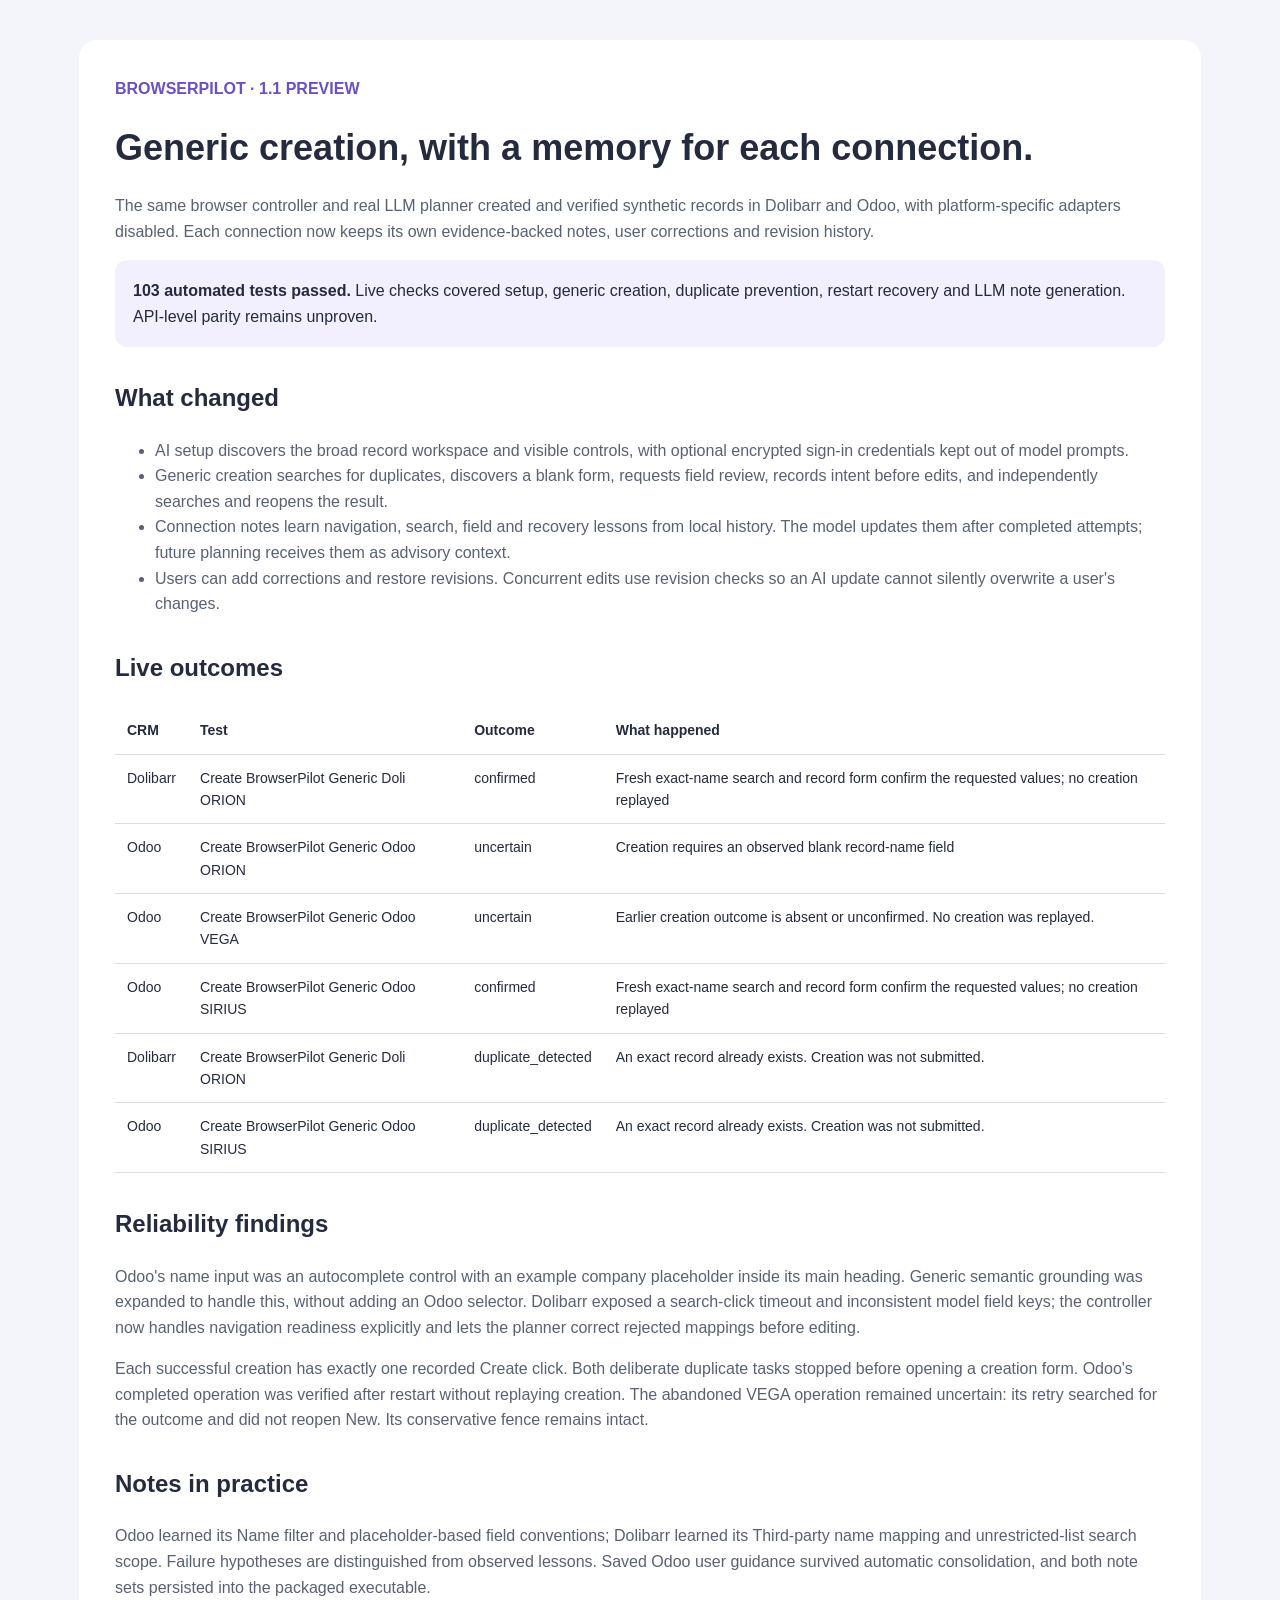
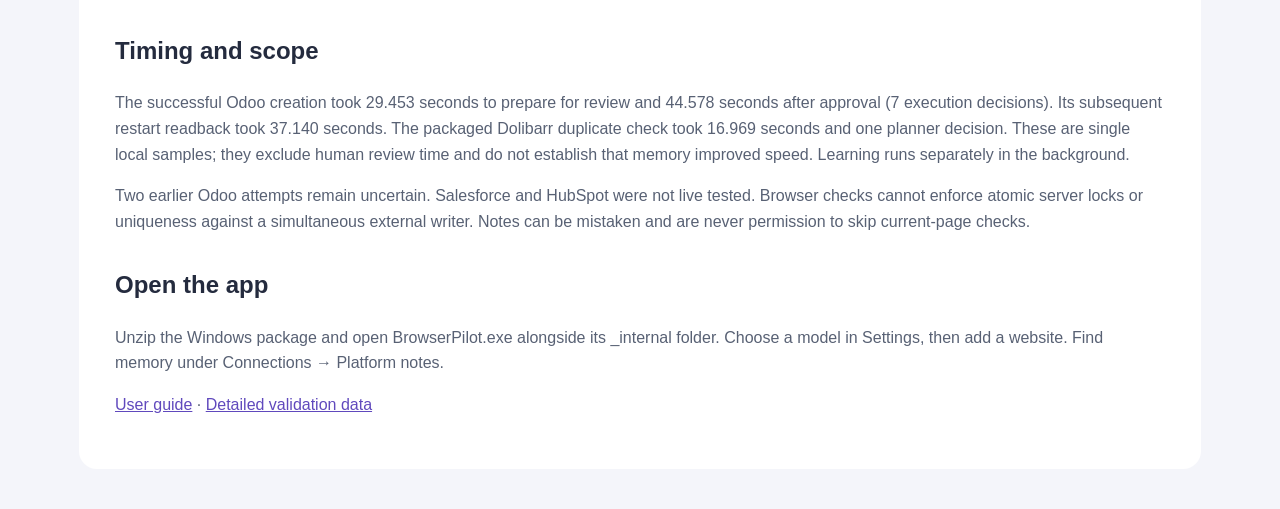
<file: REPORT_v1.1.html>
<!doctype html><html lang="en"><meta charset="utf-8"><meta name="viewport" content="width=device-width"><title>BrowserPilot 1.1 — validation</title><style>body{font:16px/1.6 Segoe UI,Arial;background:#f4f5fa;color:#242b3e;margin:0}main{max-width:1050px;margin:40px auto;padding:36px;background:white;border-radius:18px}h1{font-size:36px;line-height:1.2}h2{margin-top:32px}p,li{color:#586174}table{border-collapse:collapse;width:100%;font-size:14px}td,th{padding:12px;border-bottom:1px solid #ddd;text-align:left;vertical-align:top}.tag{color:#6a50c3;font-weight:700}.callout{padding:18px;background:#f2effe;border-radius:12px}a{color:#6049bd}</style><main><div class="tag">BROWSERPILOT · 1.1 PREVIEW</div><h1>Generic creation, with a memory for each connection.</h1><p>The same browser controller and real LLM planner created and verified synthetic records in Dolibarr and Odoo, with platform-specific adapters disabled. Each connection now keeps its own evidence-backed notes, user corrections and revision history.</p><div class="callout"><strong>103 automated tests passed.</strong> Live checks covered setup, generic creation, duplicate prevention, restart recovery and LLM note generation. API-level parity remains unproven.</div><h2>What changed</h2><ul><li>AI setup discovers the broad record workspace and visible controls, with optional encrypted sign-in credentials kept out of model prompts.</li><li>Generic creation searches for duplicates, discovers a blank form, requests field review, records intent before edits, and independently searches and reopens the result.</li><li>Connection notes learn navigation, search, field and recovery lessons from local history. The model updates them after completed attempts; future planning receives them as advisory context.</li><li>Users can add corrections and restore revisions. Concurrent edits use revision checks so an AI update cannot silently overwrite a user's changes.</li></ul><h2>Live outcomes</h2><table><tr><th>CRM</th><th>Test</th><th>Outcome</th><th>What happened</th></tr><tr><td>Dolibarr</td><td>Create BrowserPilot Generic Doli ORION</td><td>confirmed</td><td>Fresh exact-name search and record form confirm the requested values; no creation replayed</td></tr><tr><td>Odoo</td><td>Create BrowserPilot Generic Odoo ORION</td><td>uncertain</td><td>Creation requires an observed blank record-name field</td></tr><tr><td>Odoo</td><td>Create BrowserPilot Generic Odoo VEGA</td><td>uncertain</td><td>Earlier creation outcome is absent or unconfirmed. No creation was replayed.</td></tr><tr><td>Odoo</td><td>Create BrowserPilot Generic Odoo SIRIUS</td><td>confirmed</td><td>Fresh exact-name search and record form confirm the requested values; no creation replayed</td></tr><tr><td>Dolibarr</td><td>Create BrowserPilot Generic Doli ORION</td><td>duplicate_detected</td><td>An exact record already exists. Creation was not submitted.</td></tr><tr><td>Odoo</td><td>Create BrowserPilot Generic Odoo SIRIUS</td><td>duplicate_detected</td><td>An exact record already exists. Creation was not submitted.</td></tr></table><h2>Reliability findings</h2><p>Odoo's name input was an autocomplete control with an example company placeholder inside its main heading. Generic semantic grounding was expanded to handle this, without adding an Odoo selector. Dolibarr exposed a search-click timeout and inconsistent model field keys; the controller now handles navigation readiness explicitly and lets the planner correct rejected mappings before editing.</p><p>Each successful creation has exactly one recorded Create click. Both deliberate duplicate tasks stopped before opening a creation form. Odoo's completed operation was verified after restart without replaying creation. The abandoned VEGA operation remained uncertain: its retry searched for the outcome and did not reopen New. Its conservative fence remains intact.</p><h2>Notes in practice</h2><p>Odoo learned its Name filter and placeholder-based field conventions; Dolibarr learned its Third-party name mapping and unrestricted-list search scope. Failure hypotheses are distinguished from observed lessons. Saved Odoo user guidance survived automatic consolidation, and both note sets persisted into the packaged executable.</p><h2>Timing and scope</h2><p>The successful Odoo creation took 29.453 seconds to prepare for review and 44.578 seconds after approval (7 execution decisions). Its subsequent restart readback took 37.140 seconds. The packaged Dolibarr duplicate check took 16.969 seconds and one planner decision. These are single local samples; they exclude human review time and do not establish that memory improved speed. Learning runs separately in the background.</p><p>Two earlier Odoo attempts remain uncertain. Salesforce and HubSpot were not live tested. Browser checks cannot enforce atomic server locks or uniqueness against a simultaneous external writer. Notes can be mistaken and are never permission to skip current-page checks.</p><h2>Open the app</h2><p>Unzip the Windows package and open BrowserPilot.exe alongside its _internal folder. Choose a model in Settings, then add a website. Find memory under Connections → Platform notes.</p><p><a href="START_HERE.html">User guide</a> · <a href="VALIDATION_v1.1.json">Detailed validation data</a></p></main></html>
</file>
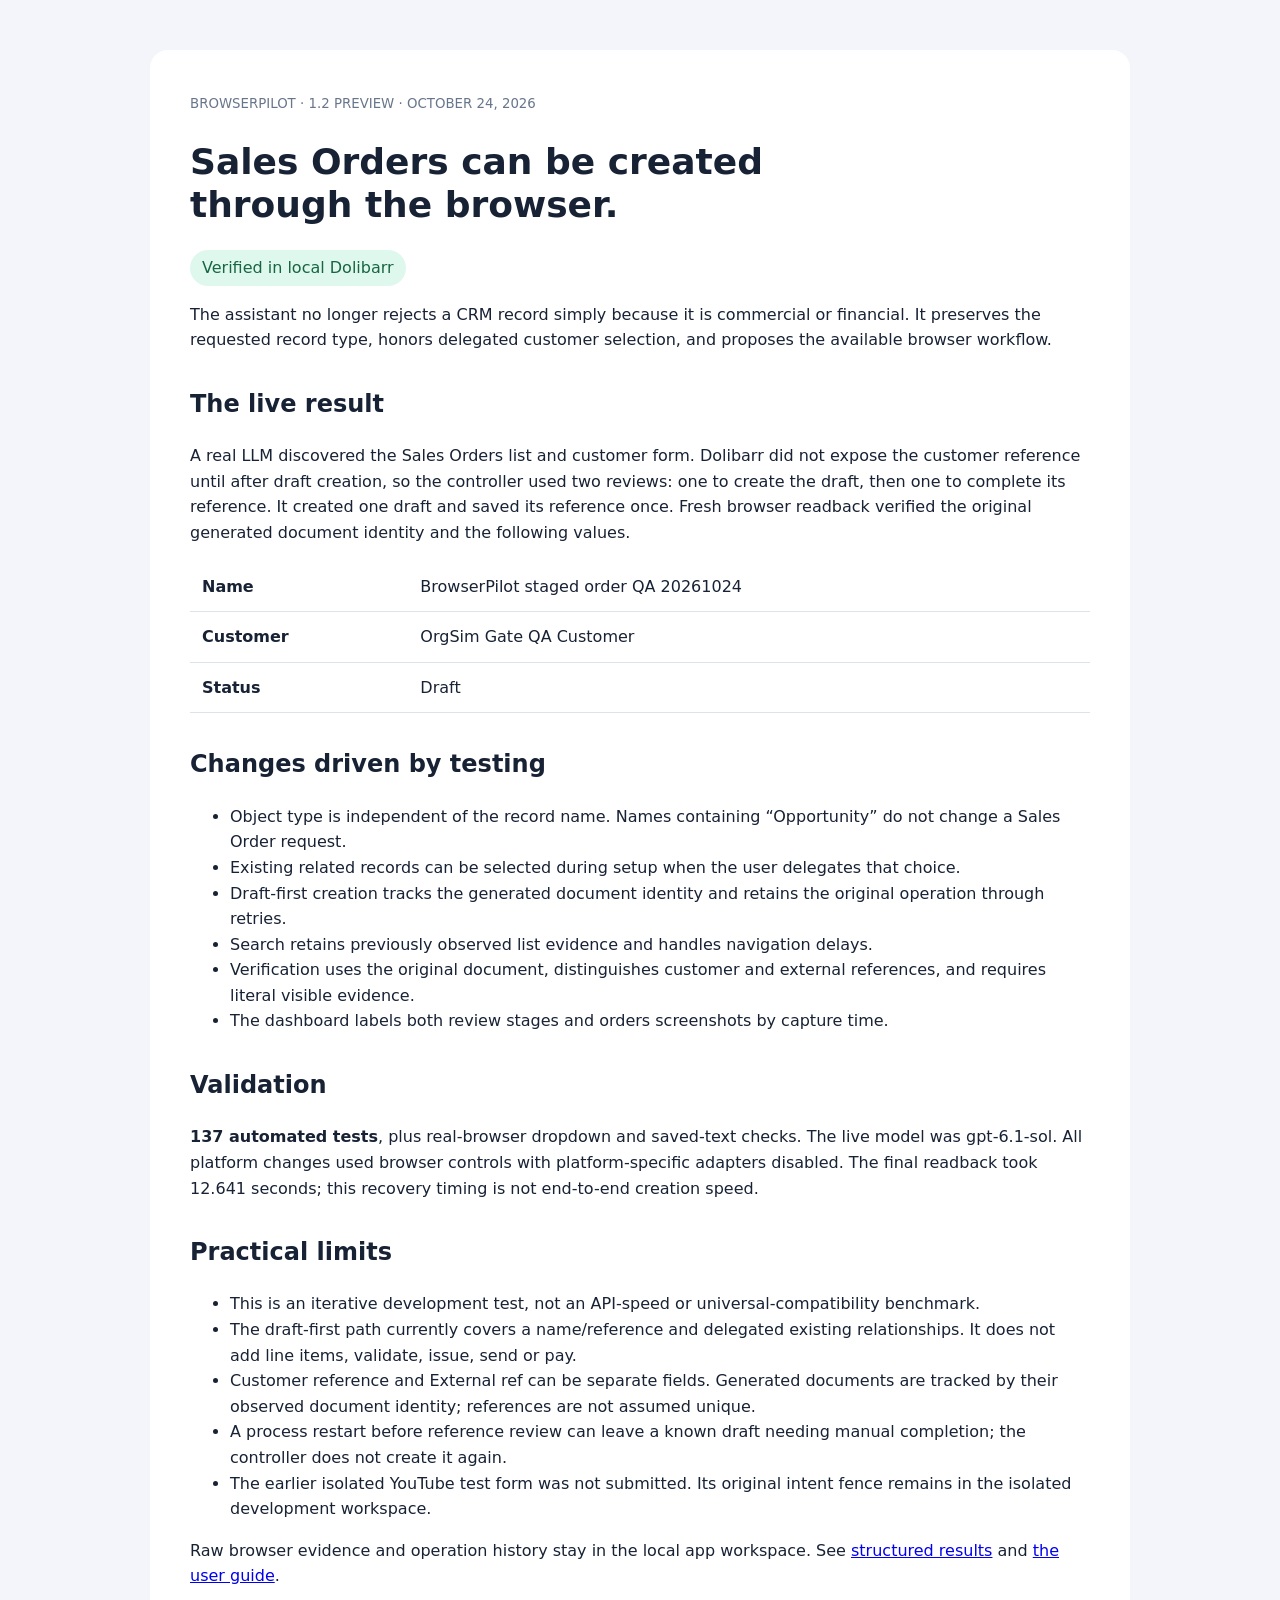
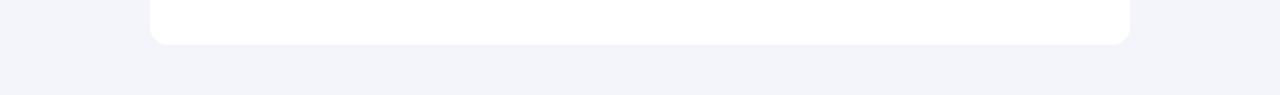
<file: REPORT_v1.2.html>
<!doctype html><html lang="en"><meta charset="utf-8"><meta name="viewport" content="width=device-width,initial-scale=1"><title>BrowserPilot 1.2 validation</title><style>body{font:16px/1.6 system-ui;background:#f4f5fa;color:#182235;margin:0}main{max-width:900px;margin:50px auto;padding:40px;background:white;border-radius:18px}h1{font-size:36px;line-height:1.2}h2{margin-top:32px}small{color:#68768b}table{border-collapse:collapse;width:100%}td,th{padding:12px;text-align:left;border-bottom:1px solid #dde3ec}.ok{display:inline-block;background:#dff8ed;color:#176543;padding:5px 12px;border-radius:20px}code{background:#f4f5fa;padding:3px}</style><main><small>BROWSERPILOT · 1.2 PREVIEW · OCTOBER 24, 2026</small><h1>Sales Orders can be created<br>through the browser.</h1><span class="ok">Verified in local Dolibarr</span><p>The assistant no longer rejects a CRM record simply because it is commercial or financial. It preserves the requested record type, honors delegated customer selection, and proposes the available browser workflow.</p><h2>The live result</h2><p>A real LLM discovered the Sales Orders list and customer form. Dolibarr did not expose the customer reference until after draft creation, so the controller used two reviews: one to create the draft, then one to complete its reference. It created one draft and saved its reference once. Fresh browser readback verified the original generated document identity and the following values.</p><table><tr><th>Name</th><td>BrowserPilot staged order QA 20261024</td></tr><tr><th>Customer</th><td>OrgSim Gate QA Customer</td></tr><tr><th>Status</th><td>Draft</td></tr></table><h2>Changes driven by testing</h2><ul><li>Object type is independent of the record name. Names containing “Opportunity” do not change a Sales Order request.</li><li>Existing related records can be selected during setup when the user delegates that choice.</li><li>Draft-first creation tracks the generated document identity and retains the original operation through retries.</li><li>Search retains previously observed list evidence and handles navigation delays.</li><li>Verification uses the original document, distinguishes customer and external references, and requires literal visible evidence.</li><li>The dashboard labels both review stages and orders screenshots by capture time.</li></ul><h2>Validation</h2><p><strong>137 automated tests</strong>, plus real-browser dropdown and saved-text checks. The live model was gpt-6.1-sol. All platform changes used browser controls with platform-specific adapters disabled. The final readback took 12.641 seconds; this recovery timing is not end-to-end creation speed.</p><h2>Practical limits</h2><ul><li>This is an iterative development test, not an API-speed or universal-compatibility benchmark.</li><li>The draft-first path currently covers a name/reference and delegated existing relationships. It does not add line items, validate, issue, send or pay.</li><li>Customer reference and External ref can be separate fields. Generated documents are tracked by their observed document identity; references are not assumed unique.</li><li>A process restart before reference review can leave a known draft needing manual completion; the controller does not create it again.</li><li>The earlier isolated YouTube test form was not submitted. Its original intent fence remains in the isolated development workspace.</li></ul><p>Raw browser evidence and operation history stay in the local app workspace. See <a href="VALIDATION_v1.2.json">structured results</a> and <a href="START_HERE.html">the user guide</a>.</p></main></html>
</file>
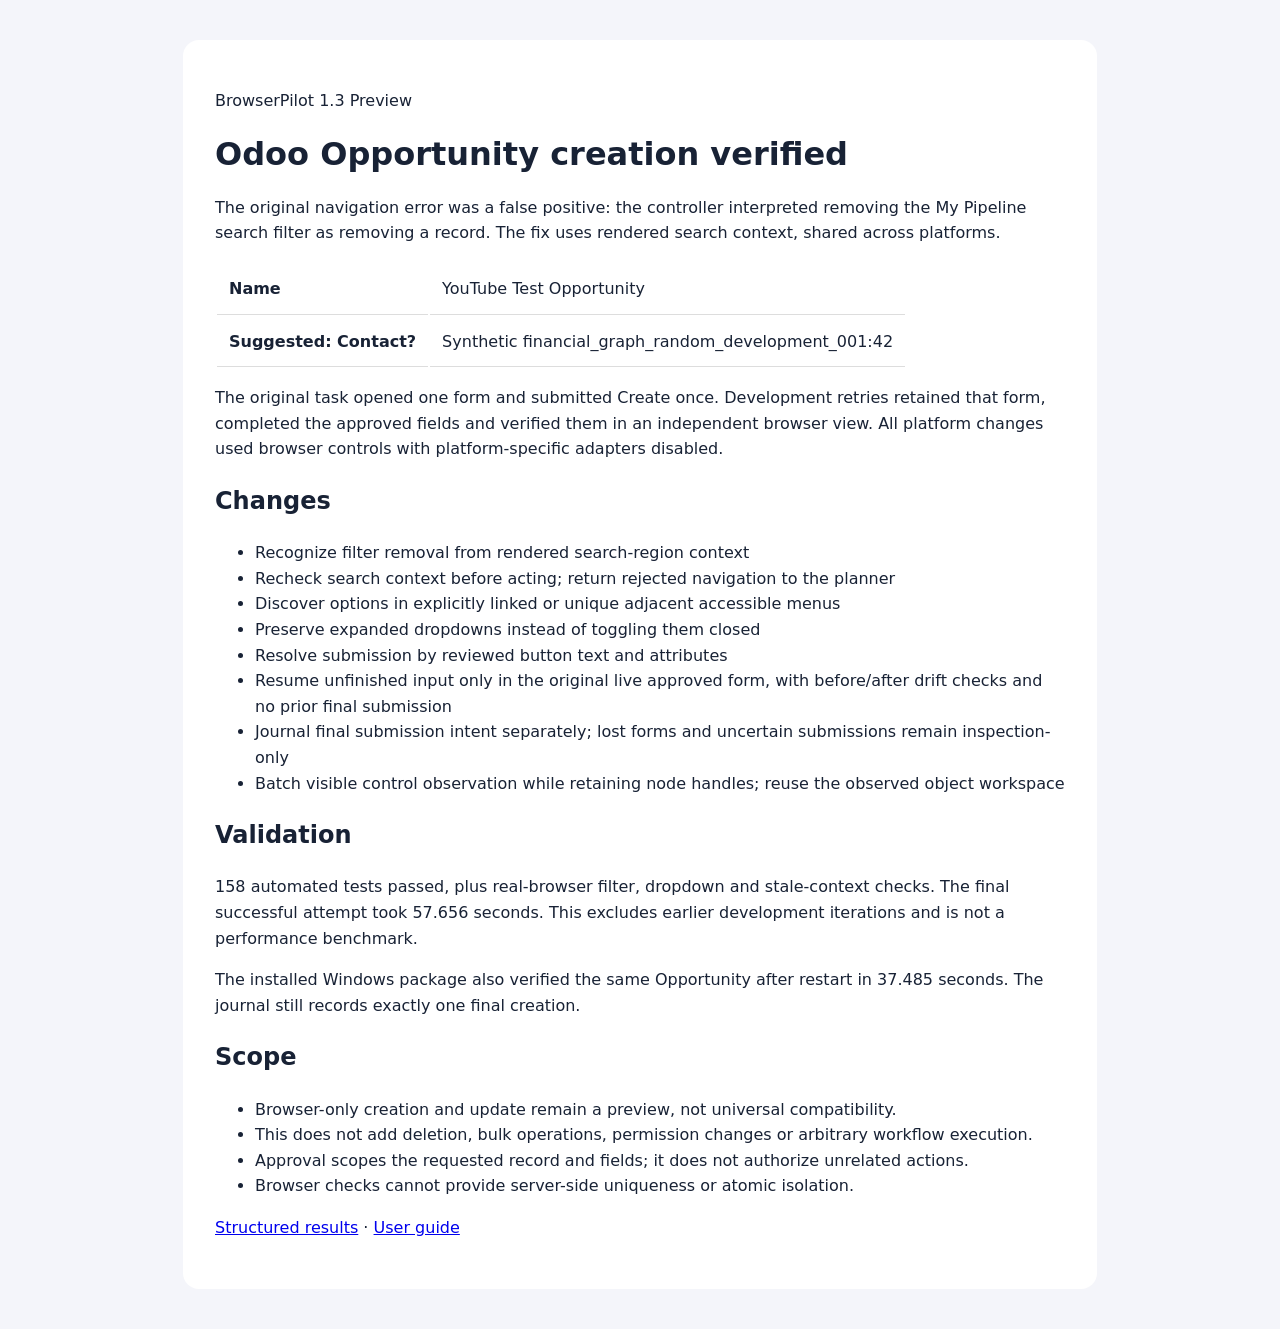
<file: REPORT_v1.3.html>
<!doctype html><html lang="en"><meta charset="utf-8"><meta name="viewport" content="width=device-width,initial-scale=1"><title>BrowserPilot 1.3 validation</title><style>body{font:16px/1.6 system-ui;background:#f4f5fa;color:#182235}main{max-width:850px;margin:40px auto;padding:32px;background:white;border-radius:16px}td,th{padding:12px;text-align:left;border-bottom:1px solid #ddd}h1{line-height:1.2}</style><main><p>BrowserPilot 1.3 Preview</p><h1>Odoo Opportunity creation verified</h1><p>The original navigation error was a false positive: the controller interpreted removing the My Pipeline search filter as removing a record. The fix uses rendered search context, shared across platforms.</p><table><tr><th>Name</th><td>YouTube Test Opportunity</td></tr><tr><th>Suggested: Contact?</th><td>Synthetic financial_graph_random_development_001:42</td></tr></table><p>The original task opened one form and submitted Create once. Development retries retained that form, completed the approved fields and verified them in an independent browser view. All platform changes used browser controls with platform-specific adapters disabled.</p><h2>Changes</h2><ul><li>Recognize filter removal from rendered search-region context</li><li>Recheck search context before acting; return rejected navigation to the planner</li><li>Discover options in explicitly linked or unique adjacent accessible menus</li><li>Preserve expanded dropdowns instead of toggling them closed</li><li>Resolve submission by reviewed button text and attributes</li><li>Resume unfinished input only in the original live approved form, with before/after drift checks and no prior final submission</li><li>Journal final submission intent separately; lost forms and uncertain submissions remain inspection-only</li><li>Batch visible control observation while retaining node handles; reuse the observed object workspace</li></ul><h2>Validation</h2><p>158 automated tests passed, plus real-browser filter, dropdown and stale-context checks. The final successful attempt took 57.656 seconds. This excludes earlier development iterations and is not a performance benchmark.</p><p>The installed Windows package also verified the same Opportunity after restart in 37.485 seconds. The journal still records exactly one final creation.</p><h2>Scope</h2><ul><li>Browser-only creation and update remain a preview, not universal compatibility.</li><li>This does not add deletion, bulk operations, permission changes or arbitrary workflow execution.</li><li>Approval scopes the requested record and fields; it does not authorize unrelated actions.</li><li>Browser checks cannot provide server-side uniqueness or atomic isolation.</li></ul><p><a href="VALIDATION_v1.3.json">Structured results</a> · <a href="START_HERE.html">User guide</a></p></main></html>
</file>
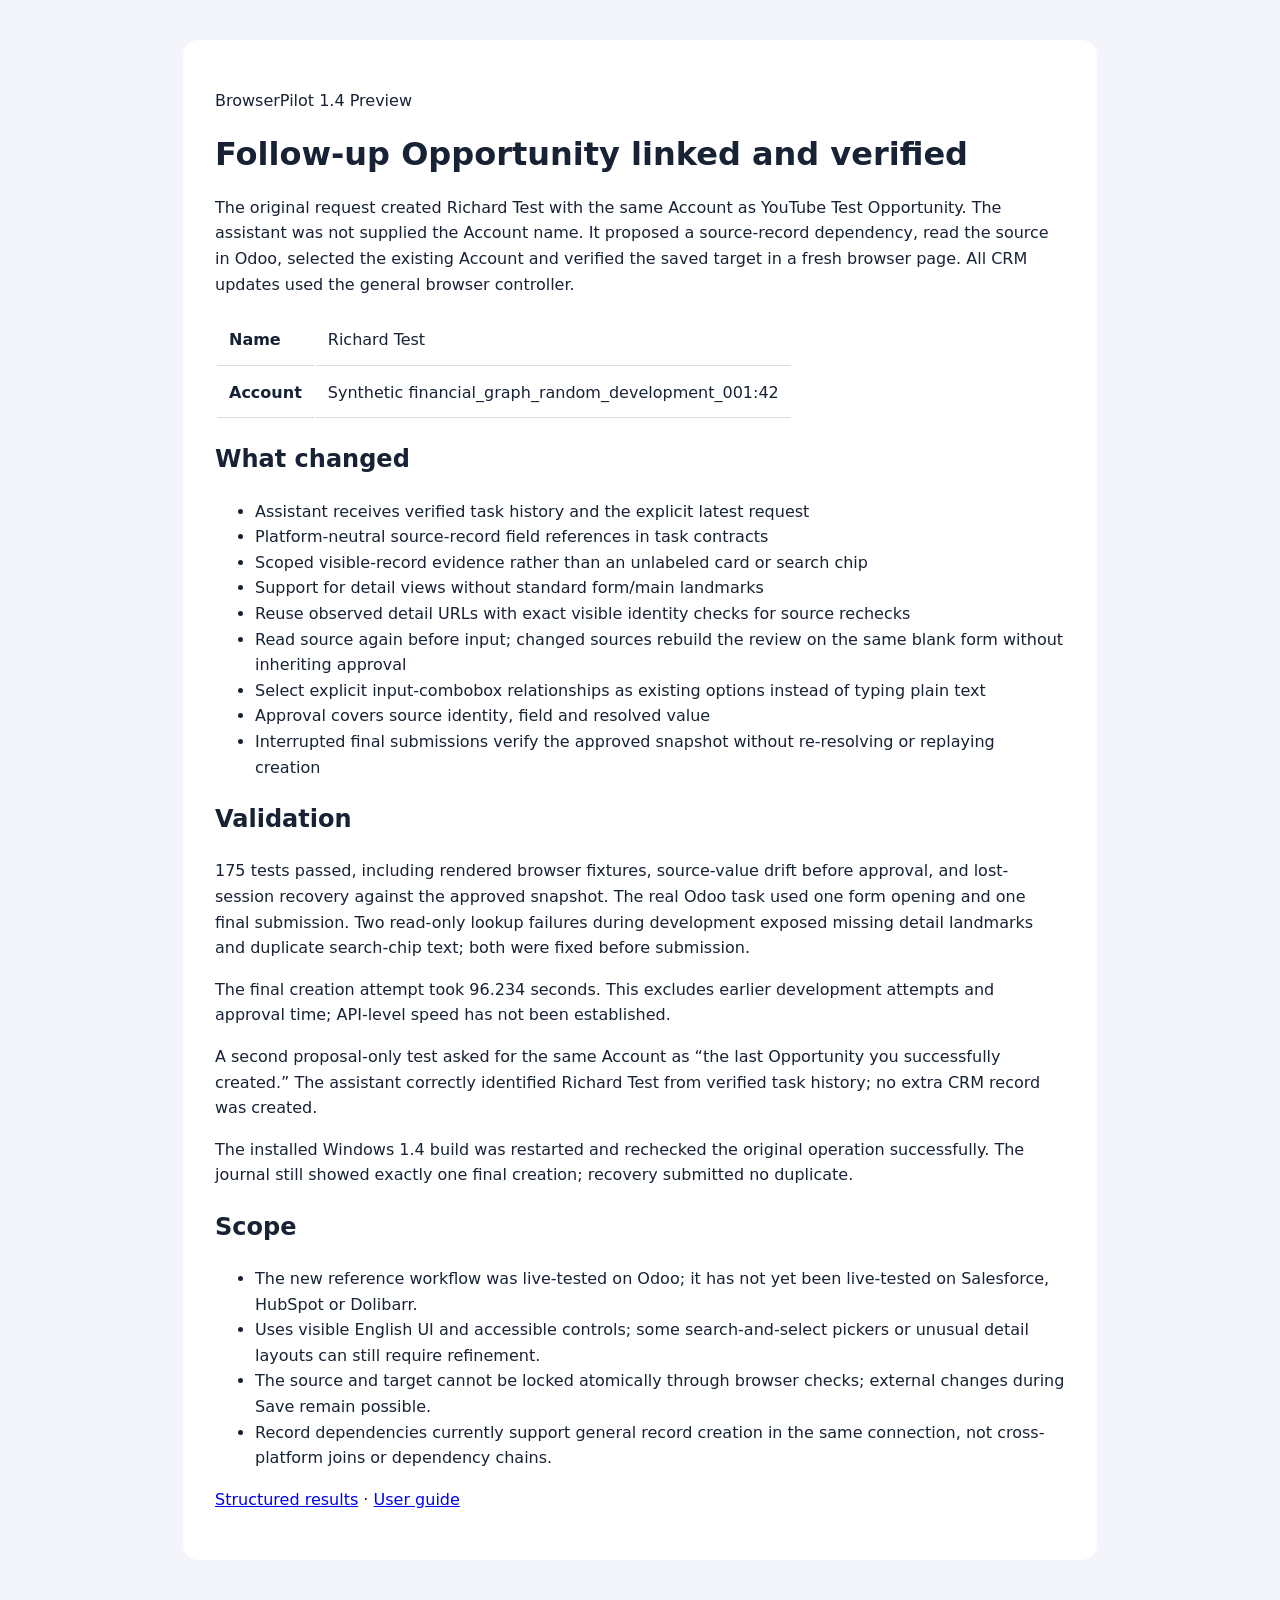
<file: REPORT_v1.4.html>
<!doctype html><html lang="en"><meta charset="utf-8"><meta name="viewport" content="width=device-width,initial-scale=1"><title>BrowserPilot 1.4 validation</title><style>body{font:16px/1.6 system-ui;background:#f4f5fa;color:#182235}main{max-width:850px;margin:40px auto;padding:32px;background:white;border-radius:16px}td,th{padding:12px;text-align:left;border-bottom:1px solid #ddd}h1{line-height:1.2}</style><main><p>BrowserPilot 1.4 Preview</p><h1>Follow-up Opportunity linked and verified</h1><p>The original request created Richard Test with the same Account as YouTube Test Opportunity. The assistant was not supplied the Account name. It proposed a source-record dependency, read the source in Odoo, selected the existing Account and verified the saved target in a fresh browser page. All CRM updates used the general browser controller.</p><table><tr><th>Name</th><td>Richard Test</td></tr><tr><th>Account</th><td>Synthetic financial_graph_random_development_001:42</td></tr></table><h2>What changed</h2><ul><li>Assistant receives verified task history and the explicit latest request</li><li>Platform-neutral source-record field references in task contracts</li><li>Scoped visible-record evidence rather than an unlabeled card or search chip</li><li>Support for detail views without standard form/main landmarks</li><li>Reuse observed detail URLs with exact visible identity checks for source rechecks</li><li>Read source again before input; changed sources rebuild the review on the same blank form without inheriting approval</li><li>Select explicit input-combobox relationships as existing options instead of typing plain text</li><li>Approval covers source identity, field and resolved value</li><li>Interrupted final submissions verify the approved snapshot without re-resolving or replaying creation</li></ul><h2>Validation</h2><p>175 tests passed, including rendered browser fixtures, source-value drift before approval, and lost-session recovery against the approved snapshot. The real Odoo task used one form opening and one final submission. Two read-only lookup failures during development exposed missing detail landmarks and duplicate search-chip text; both were fixed before submission.</p><p>The final creation attempt took 96.234 seconds. This excludes earlier development attempts and approval time; API-level speed has not been established.</p><p>A second proposal-only test asked for the same Account as “the last Opportunity you successfully created.” The assistant correctly identified Richard Test from verified task history; no extra CRM record was created.</p><p>The installed Windows 1.4 build was restarted and rechecked the original operation successfully. The journal still showed exactly one final creation; recovery submitted no duplicate.</p><h2>Scope</h2><ul><li>The new reference workflow was live-tested on Odoo; it has not yet been live-tested on Salesforce, HubSpot or Dolibarr.</li><li>Uses visible English UI and accessible controls; some search-and-select pickers or unusual detail layouts can still require refinement.</li><li>The source and target cannot be locked atomically through browser checks; external changes during Save remain possible.</li><li>Record dependencies currently support general record creation in the same connection, not cross-platform joins or dependency chains.</li></ul><p><a href="VALIDATION_v1.4.json">Structured results</a> · <a href="START_HERE.html">User guide</a></p></main></html>
</file>
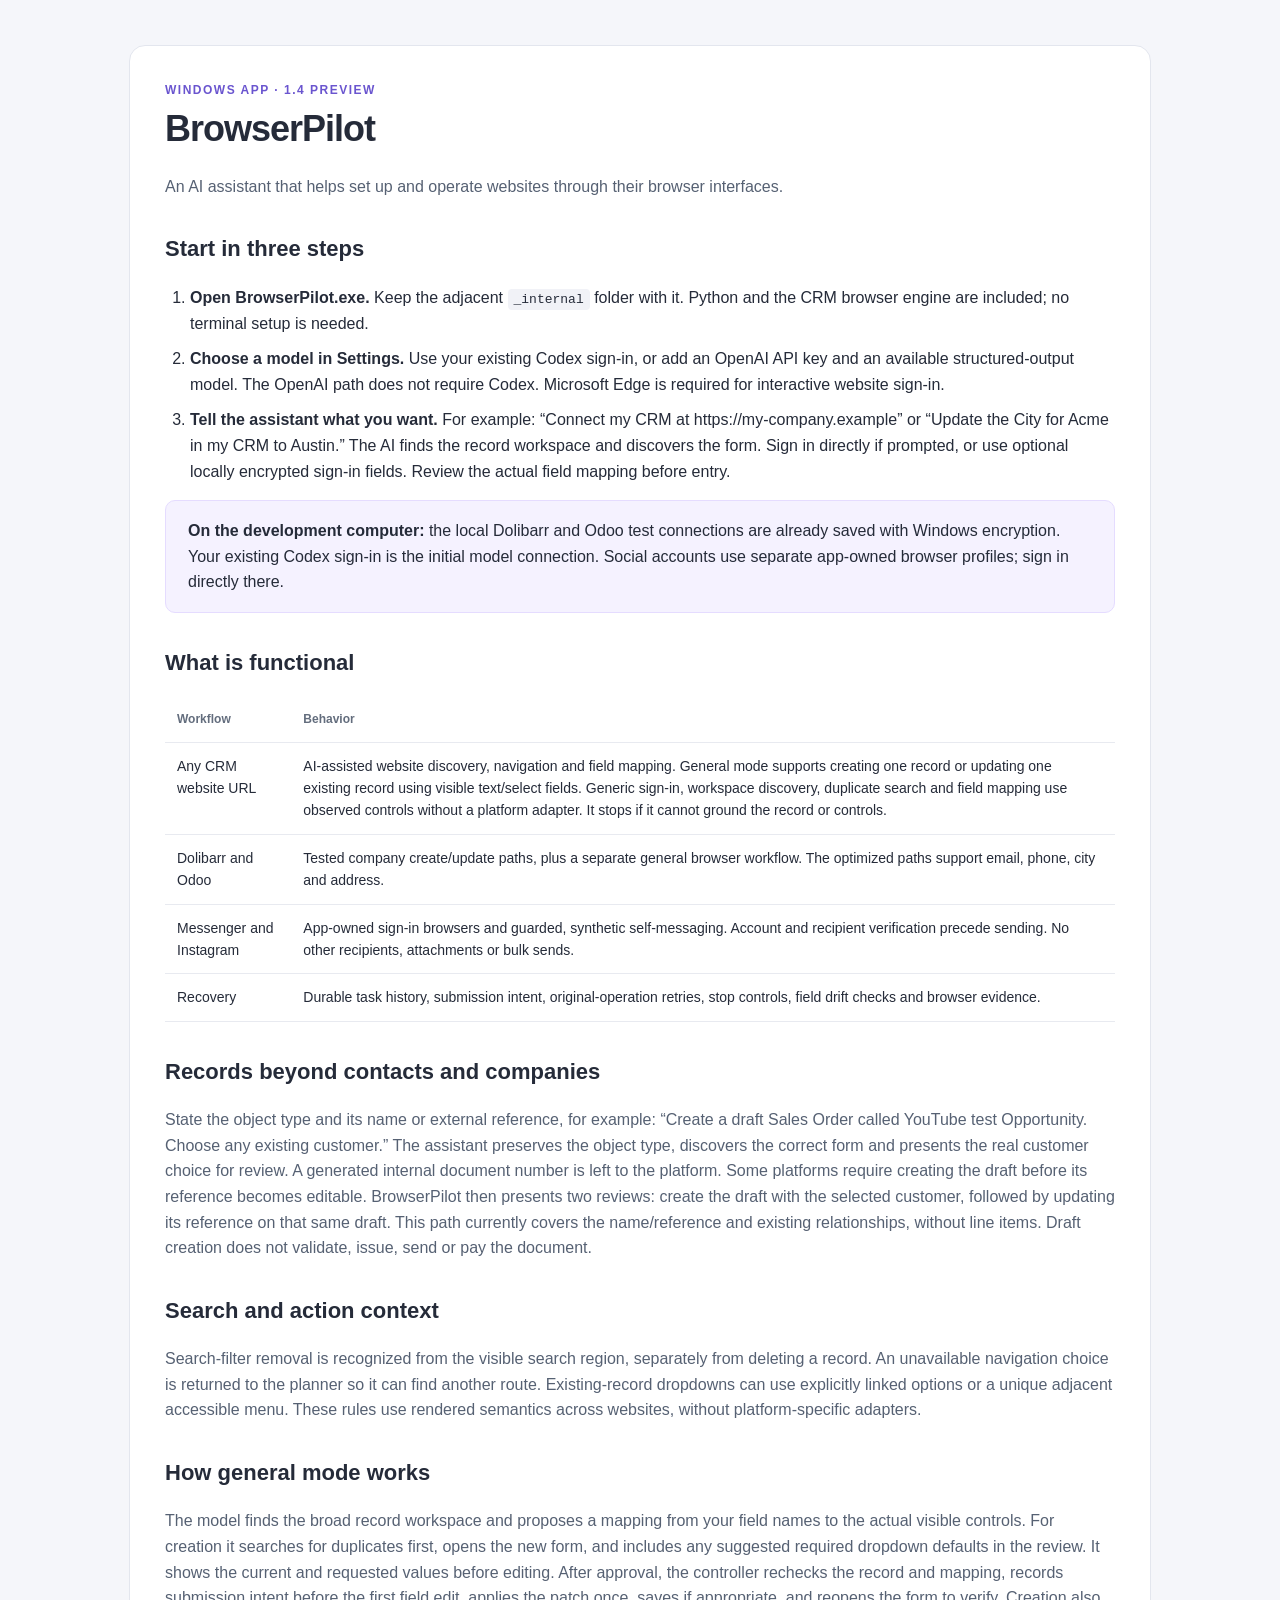
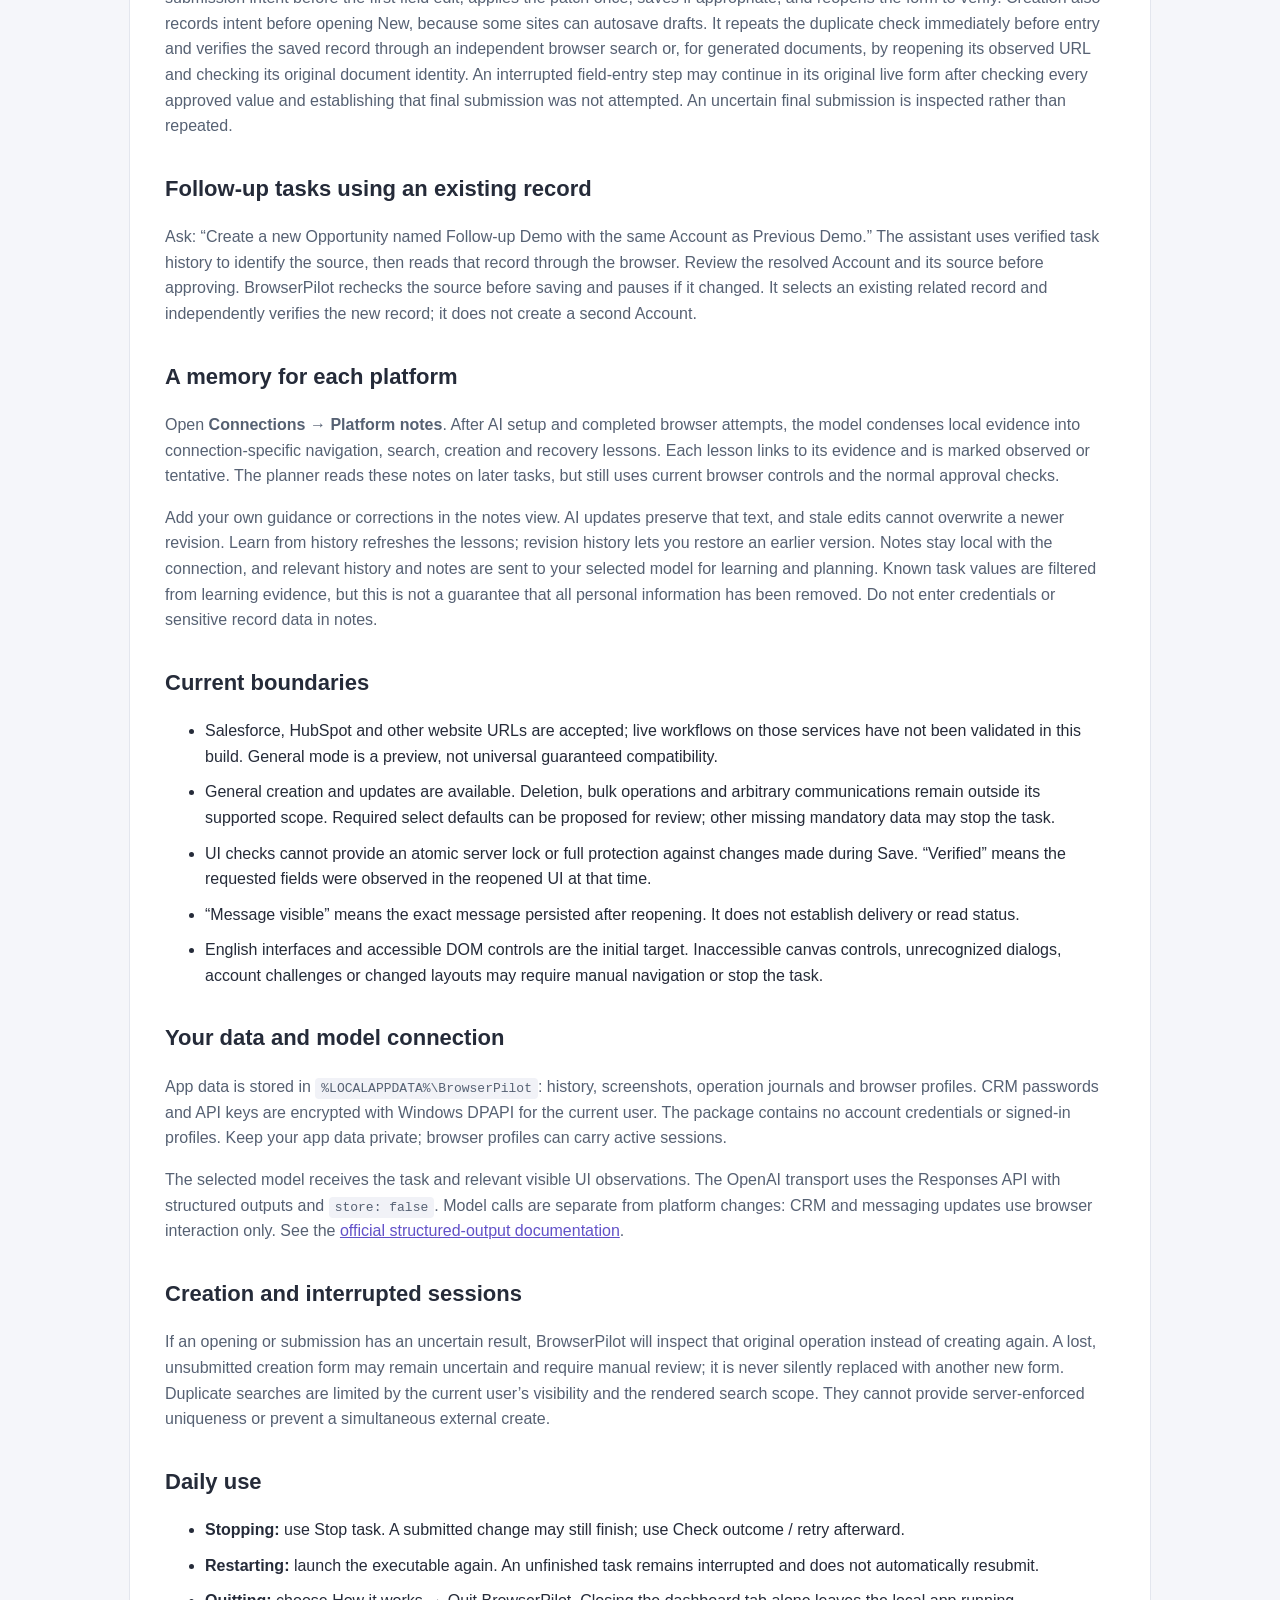
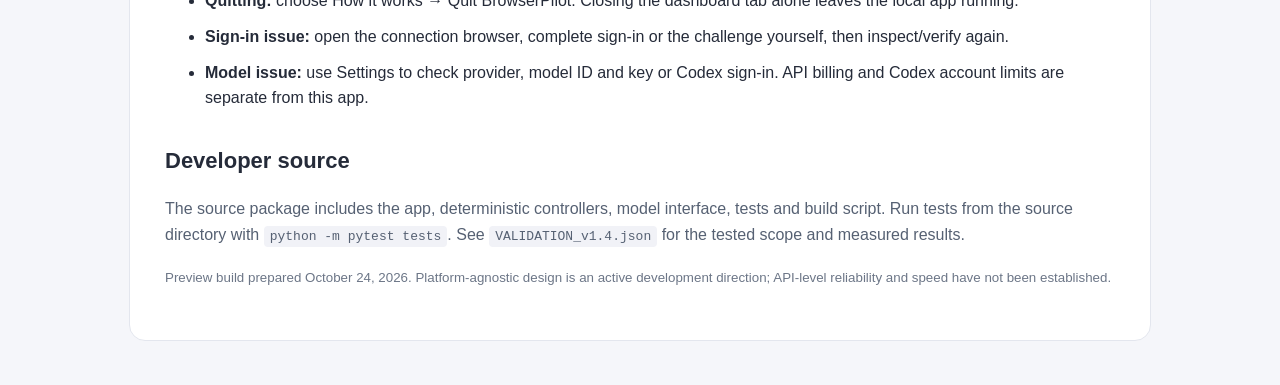
<file: START_HERE.html>
<!doctype html><html lang="en"><head><meta charset="utf-8"><meta name="viewport" content="width=device-width,initial-scale=1"><title>Start with BrowserPilot</title><style>body{font:16px/1.6 'Segoe UI',Arial,sans-serif;background:#f5f6fa;color:#252b39;margin:0}main{max-width:950px;margin:45px auto;padding:35px;background:white;border:1px solid #e3e6ee;border-radius:16px}h1{font-size:36px;letter-spacing:-1px;margin:0}h2{margin-top:32px;font-size:22px}p{color:#566173}a{color:#6251c8}code{font-size:13px;background:#f1f2f7;padding:3px 6px;border-radius:4px}li{margin-bottom:10px}.tag{color:#6a55cf;font-size:12px;text-transform:uppercase;letter-spacing:1.5px;font-weight:700}.notice{background:#f5f2ff;border:1px solid #e5dcff;padding:17px 22px;border-radius:10px}.steps{counter-reset:step;padding-left:25px}table{border-collapse:collapse;width:100%;font-size:14px}td,th{padding:12px;text-align:left;border-bottom:1px solid #e8eaf0;vertical-align:top}th{color:#636d7d;font-size:12px}small{color:#6c7687}img{max-width:100%;border-radius:10px;border:1px solid #e3e6ee}</style></head><body><main><div class="tag">Windows app · 1.4 preview</div><h1>BrowserPilot</h1><p>An AI assistant that helps set up and operate websites through their browser interfaces.</p><h2>Start in three steps</h2><ol class="steps"><li><strong>Open BrowserPilot.exe.</strong> Keep the adjacent <code>_internal</code> folder with it. Python and the CRM browser engine are included; no terminal setup is needed.</li><li><strong>Choose a model in Settings.</strong> Use your existing Codex sign-in, or add an OpenAI API key and an available structured-output model. The OpenAI path does not require Codex. Microsoft Edge is required for interactive website sign-in.</li><li><strong>Tell the assistant what you want.</strong> For example: “Connect my CRM at https://my-company.example” or “Update the City for Acme in my CRM to Austin.” The AI finds the record workspace and discovers the form. Sign in directly if prompted, or use optional locally encrypted sign-in fields. Review the actual field mapping before entry.</li></ol><div class="notice"><strong>On the development computer:</strong> the local Dolibarr and Odoo test connections are already saved with Windows encryption. Your existing Codex sign-in is the initial model connection. Social accounts use separate app-owned browser profiles; sign in directly there.</div><h2>What is functional</h2><table><tr><th>Workflow</th><th>Behavior</th></tr><tr><td>Any CRM website URL</td><td>AI-assisted website discovery, navigation and field mapping. General mode supports creating one record or updating one existing record using visible text/select fields. Generic sign-in, workspace discovery, duplicate search and field mapping use observed controls without a platform adapter. It stops if it cannot ground the record or controls.</td></tr><tr><td>Dolibarr and Odoo</td><td>Tested company create/update paths, plus a separate general browser workflow. The optimized paths support email, phone, city and address.</td></tr><tr><td>Messenger and Instagram</td><td>App-owned sign-in browsers and guarded, synthetic self-messaging. Account and recipient verification precede sending. No other recipients, attachments or bulk sends.</td></tr><tr><td>Recovery</td><td>Durable task history, submission intent, original-operation retries, stop controls, field drift checks and browser evidence.</td></tr></table><h2>Records beyond contacts and companies</h2><p>State the object type and its name or external reference, for example: “Create a draft Sales Order called YouTube test Opportunity. Choose any existing customer.” The assistant preserves the object type, discovers the correct form and presents the real customer choice for review. A generated internal document number is left to the platform. Some platforms require creating the draft before its reference becomes editable. BrowserPilot then presents two reviews: create the draft with the selected customer, followed by updating its reference on that same draft. This path currently covers the name/reference and existing relationships, without line items. Draft creation does not validate, issue, send or pay the document.</p><h2>Search and action context</h2><p>Search-filter removal is recognized from the visible search region, separately from deleting a record. An unavailable navigation choice is returned to the planner so it can find another route. Existing-record dropdowns can use explicitly linked options or a unique adjacent accessible menu. These rules use rendered semantics across websites, without platform-specific adapters.</p><h2>How general mode works</h2><p>The model finds the broad record workspace and proposes a mapping from your field names to the actual visible controls. For creation it searches for duplicates first, opens the new form, and includes any suggested required dropdown defaults in the review. It shows the current and requested values before editing. After approval, the controller rechecks the record and mapping, records submission intent before the first field edit, applies the patch once, saves if appropriate, and reopens the form to verify. Creation also records intent before opening New, because some sites can autosave drafts. It repeats the duplicate check immediately before entry and verifies the saved record through an independent browser search or, for generated documents, by reopening its observed URL and checking its original document identity. An interrupted field-entry step may continue in its original live form after checking every approved value and establishing that final submission was not attempted. An uncertain final submission is inspected rather than repeated.</p><h2>Follow-up tasks using an existing record</h2><p>Ask: “Create a new Opportunity named Follow-up Demo with the same Account as Previous Demo.” The assistant uses verified task history to identify the source, then reads that record through the browser. Review the resolved Account and its source before approving. BrowserPilot rechecks the source before saving and pauses if it changed. It selects an existing related record and independently verifies the new record; it does not create a second Account.</p><h2>A memory for each platform</h2><p>Open <strong>Connections → Platform notes</strong>. After AI setup and completed browser attempts, the model condenses local evidence into connection-specific navigation, search, creation and recovery lessons. Each lesson links to its evidence and is marked observed or tentative. The planner reads these notes on later tasks, but still uses current browser controls and the normal approval checks.</p><p>Add your own guidance or corrections in the notes view. AI updates preserve that text, and stale edits cannot overwrite a newer revision. Learn from history refreshes the lessons; revision history lets you restore an earlier version. Notes stay local with the connection, and relevant history and notes are sent to your selected model for learning and planning. Known task values are filtered from learning evidence, but this is not a guarantee that all personal information has been removed. Do not enter credentials or sensitive record data in notes.</p><h2>Current boundaries</h2><ul><li>Salesforce, HubSpot and other website URLs are accepted; live workflows on those services have not been validated in this build. General mode is a preview, not universal guaranteed compatibility.</li><li>General creation and updates are available. Deletion, bulk operations and arbitrary communications remain outside its supported scope. Required select defaults can be proposed for review; other missing mandatory data may stop the task.</li><li>UI checks cannot provide an atomic server lock or full protection against changes made during Save. “Verified” means the requested fields were observed in the reopened UI at that time.</li><li>“Message visible” means the exact message persisted after reopening. It does not establish delivery or read status.</li><li>English interfaces and accessible DOM controls are the initial target. Inaccessible canvas controls, unrecognized dialogs, account challenges or changed layouts may require manual navigation or stop the task.</li></ul><h2>Your data and model connection</h2><p>App data is stored in <code>%LOCALAPPDATA%\BrowserPilot</code>: history, screenshots, operation journals and browser profiles. CRM passwords and API keys are encrypted with Windows DPAPI for the current user. The package contains no account credentials or signed-in profiles. Keep your app data private; browser profiles can carry active sessions.</p><p>The selected model receives the task and relevant visible UI observations. The OpenAI transport uses the Responses API with structured outputs and <code>store: false</code>. Model calls are separate from platform changes: CRM and messaging updates use browser interaction only. See the <a href="https://developers.openai.com/api/docs/guides/structured-outputs">official structured-output documentation</a>.</p><h2>Creation and interrupted sessions</h2><p>If an opening or submission has an uncertain result, BrowserPilot will inspect that original operation instead of creating again. A lost, unsubmitted creation form may remain uncertain and require manual review; it is never silently replaced with another new form. Duplicate searches are limited by the current user’s visibility and the rendered search scope. They cannot provide server-enforced uniqueness or prevent a simultaneous external create.</p><h2>Daily use</h2><ul><li><strong>Stopping:</strong> use Stop task. A submitted change may still finish; use Check outcome / retry afterward.</li><li><strong>Restarting:</strong> launch the executable again. An unfinished task remains interrupted and does not automatically resubmit.</li><li><strong>Quitting:</strong> choose How it works → Quit BrowserPilot. Closing the dashboard tab alone leaves the local app running.</li><li><strong>Sign-in issue:</strong> open the connection browser, complete sign-in or the challenge yourself, then inspect/verify again.</li><li><strong>Model issue:</strong> use Settings to check provider, model ID and key or Codex sign-in. API billing and Codex account limits are separate from this app.</li></ul><h2>Developer source</h2><p>The source package includes the app, deterministic controllers, model interface, tests and build script. Run tests from the source directory with <code>python -m pytest tests</code>. See <code>VALIDATION_v1.4.json</code> for the tested scope and measured results.</p><p><small>Preview build prepared October 24, 2026. Platform-agnostic design is an active development direction; API-level reliability and speed have not been established.</small></p></main></body></html>
</file>
